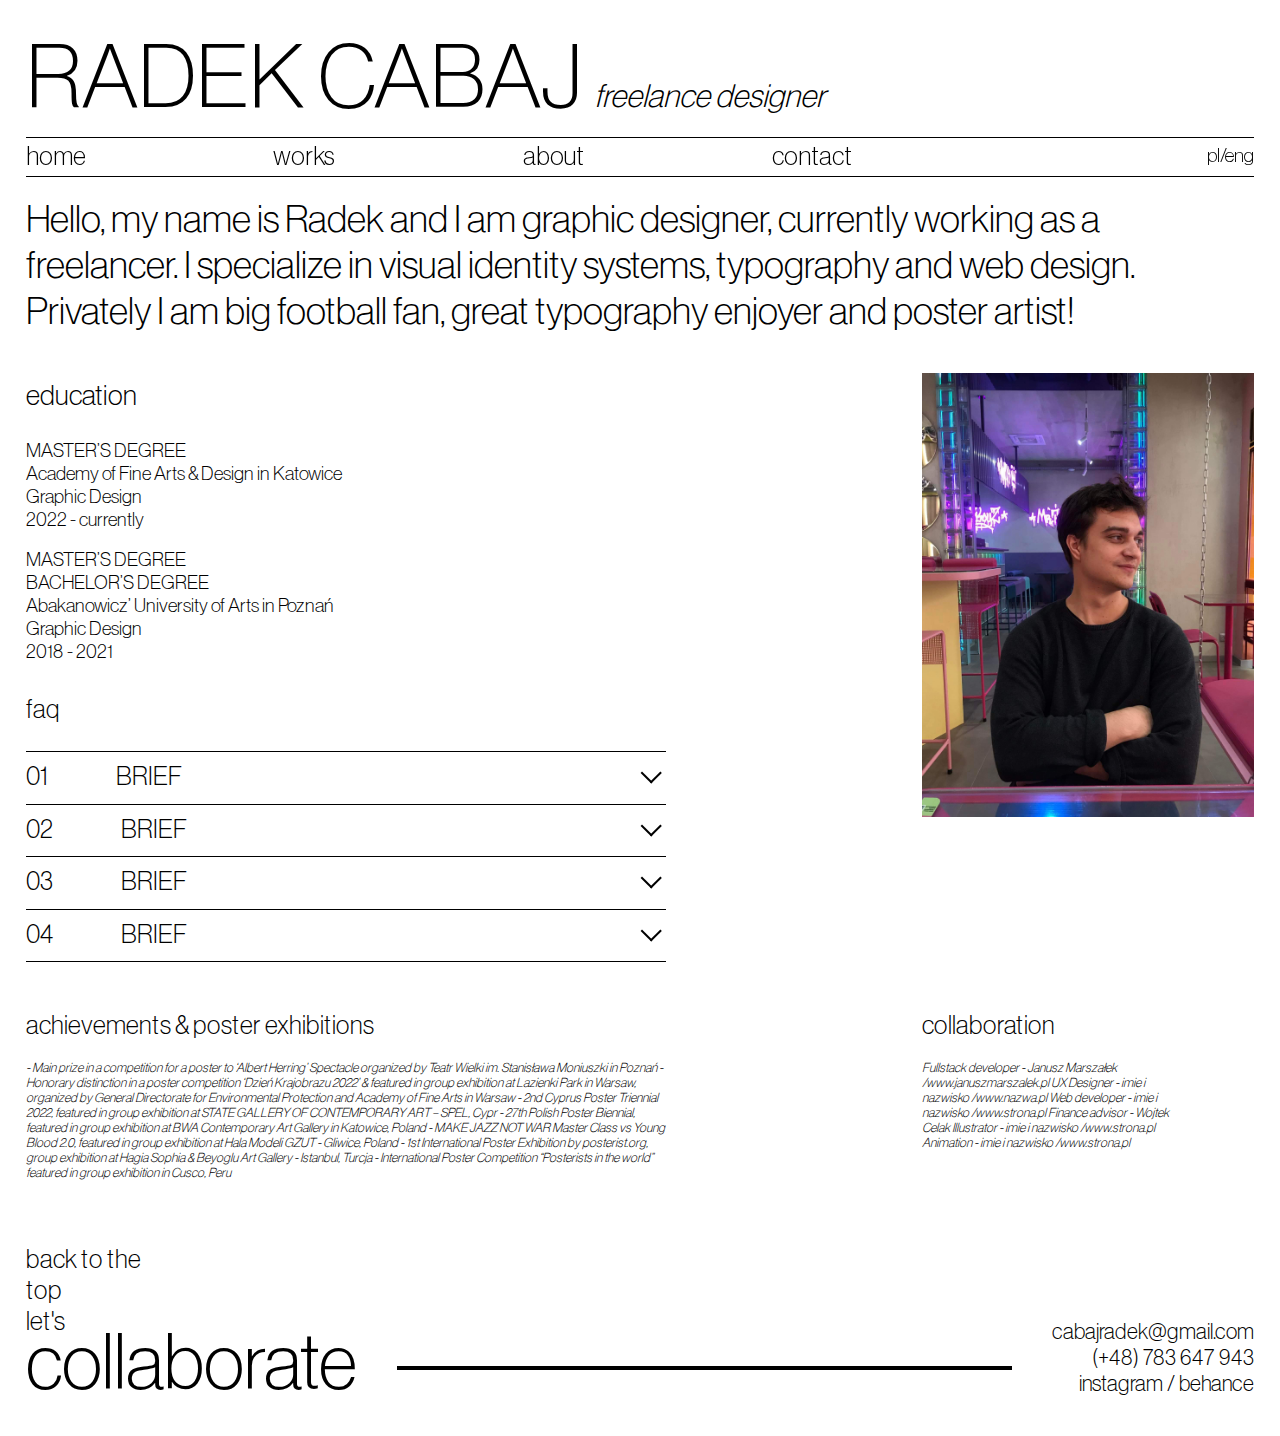
<file: about.html>
<!DOCTYPE html>
<html>
    <head>
        <link rel="stylesheet" type="text/css" href="about.css">
        <meta name="viewport" content="width=device-width, initial-scale=1.0">
    </head>
    <body>
        <div id="top-bar">
            <div id="title">
                <div id="name">RADEK CABAJ</div>
                <div id="freelance">freelance designer</div>
            </div>
        </div>
        <div id="navbar-topbar">
            <div id="navbar">
                <div id="navbar-left">
                    <div id="navbar-el"><a href="index.html" id="href-normal-text">home</a></div>
                    <div id="navbar-el">works</div>
                    <div id="navbar-el"><a href="about.html" id="href-normal-text">about</a></div>
                    <div id="navbar-el">contact</div>
                </div>
                <div id="navbar-right">
                    <div id="language">pl/eng</div>
                </div>
            </div>
        </div>
        <div id="content">
            <div id="short-description">Hello, my name is Radek and I am graphic designer, currently working as a freelancer. I specialize in visual identity systems, typography and web design. Privately I am big football fan, great typography enjoyer and poster artist!</div>
            <div id="split-content">
                <div id="content-left">
                    <div id="left-content-box"></div>
                        <div id="education">education</div>
                        <div id="study-road">MASTER’S DEGREE<br>Academy of Fine Arts & Design in Katowice<br>Graphic Design<br>2022 - currently</div>
                        <div id="study-road">MASTER’S DEGREE<br>BACHELOR’S DEGREE<br>Abakanowicz’ University of Arts in Poznań<br>Graphic Design<br>2018 - 2021</div>
                        <div id="faq">faq</div>
                        <div id="all-process">
                            <div id="content-with-invisible-text">
                                <div id="content-single-process">
                                    <div id="single-process">01 <span style="margin-left: 5vw;">BRIEF</span></div>
                                    <span onclick="invisibleText('invisible-text-one')" class="arrow is-bottom"></span>
                                </div>
                                <div id="invisible-text-one">Lorem Ipsum is simply dummy text of the printing and typesetting industry. Lorem Ipsum has </div>
                            </div>
                            <div id="content-with-invisible-text">
                                <div id="content-single-process">
                                    <div id="single-process">02 <span style="margin-left: 5vw;">BRIEF</span></div>
                                    <span onclick="invisibleText('invisible-text-two')" class="arrow is-bottom"></span>
                                </div>
                                <div id="invisible-text-two">Lorem Ipsum is simply dummy text of the printing and typesetting industry. Lorem Ipsum has </div>
                            </div>
                            <div id="content-with-invisible-text">
                                <div id="content-single-process">
                                    <div id="single-process">03 <span style="margin-left: 5vw;">BRIEF</span></div>
                                    <span onclick="invisibleText('invisible-text-three')" class="arrow is-bottom"></span>
                                </div>
                                <div id="invisible-text-three">Lorem Ipsum is simply dummy text of the printing and typesetting industry. Lorem Ipsum has </div>
                            </div>
                            <div id="content-with-invisible-text">
                                <div id="content-single-process" style="padding-bottom: 0.8vw; border-bottom:0.13vw solid black;">
                                    <div id="single-process">04 <span style="margin-left: 5vw;">BRIEF</span></div>
                                    <span onclick="invisibleText('invisible-text-four')" class="arrow is-bottom"></span>
                                </div>
                                <div id="invisible-text-four">Lorem Ipsum is simply dummy text of the printing and typesetting industry. Lorem Ipsum has </div>
                            </div>
                        </div>
                        </div>
                <div id="content-right">
                    <img id="radek-img" src="images/Radek.jpg" alt="Author's portrait">
                    
                </div>
            </div> 
            <div id="split-content" style="margin-top: 3vw;">
                <div id="content-left-bottom">
                    <div id="achievement">achievements & poster exhibitions</div>
                        <div id="achievement-description">- Main prize in a competition for a poster to ‘Albert Herring’ Spectacle organized by Teatr Wielki im. Stanisława Moniuszki in Poznań
                            - Honorary distinction in a poster competition ‘Dzień Krajobrazu 2022’ & featured in group exhibition at Lazienki Park in Warsaw, organized by General Directorate for Environmental Protection and Academy of Fine Arts in Warsaw
                            - 2nd Cyprus Poster Triennial 2022, featured in group exhibition at STATE GALLERY OF CONTEMPORARY ART – SPEL, Cypr
                            - 27th Polish Poster Biennial, featured in group exhibition at BWA Contemporary Art Gallery in Katowice, Poland
                            - MAKE JAZZ NOT WAR Master Class vs Young Blood 2.0, featured in group exhibition at Hala Modeli GZUT - Gliwice, Poland
                            - 1st International Poster Exhibition by posterist.org, group exhibition at Hagia Sophia & Beyoglu Art Gallery - Istanbul, Turcja
                            - International Poster Competition “Posterists in the world”  featured in group exhibition in Cusco, Peru</div>
                </div>
                <div id="content-right-bottom">
                    <div id="collaboration">collaboration</div>
                    <div id="collaboration-description">Fullstack developer - Janusz Marszałek /www.januszmarszalek.pl
                        UX Designer - imie i nazwisko /www.nazwa.pl
                        Web developer - imie i nazwisko /www.strona.pl
                        Finance advisor - Wojtek Celak 
                        Illustrator - imie i nazwisko /www.strona.pl
                        Animation - imie i nazwisko /www.strona.pl</div>
                </div>
            </div>
        </div>
    </body>
    <footer>
        <div id="back-to-top" onclick="goTop()">back to the top</div>
        <div style="font-size:2vw; margin-bottom: -1.5vw;">let's</div>
        <div id="collaborate-bar">
            <div id="collaborate-text">collaborate</div>
            <div class="bottom-arrow-line"></div>
            <!-- <div class="bottom-arrow is-bottom"></div> -->
            <div id="contact">
                <div>cabajradek@gmail.com</div>
                <div>(+48) 783 647 943</div>
                <div>instagram / behance</div>
            </div>
        </div>
    <script src="index.js"></script>
    </footer>
</html>
</file>
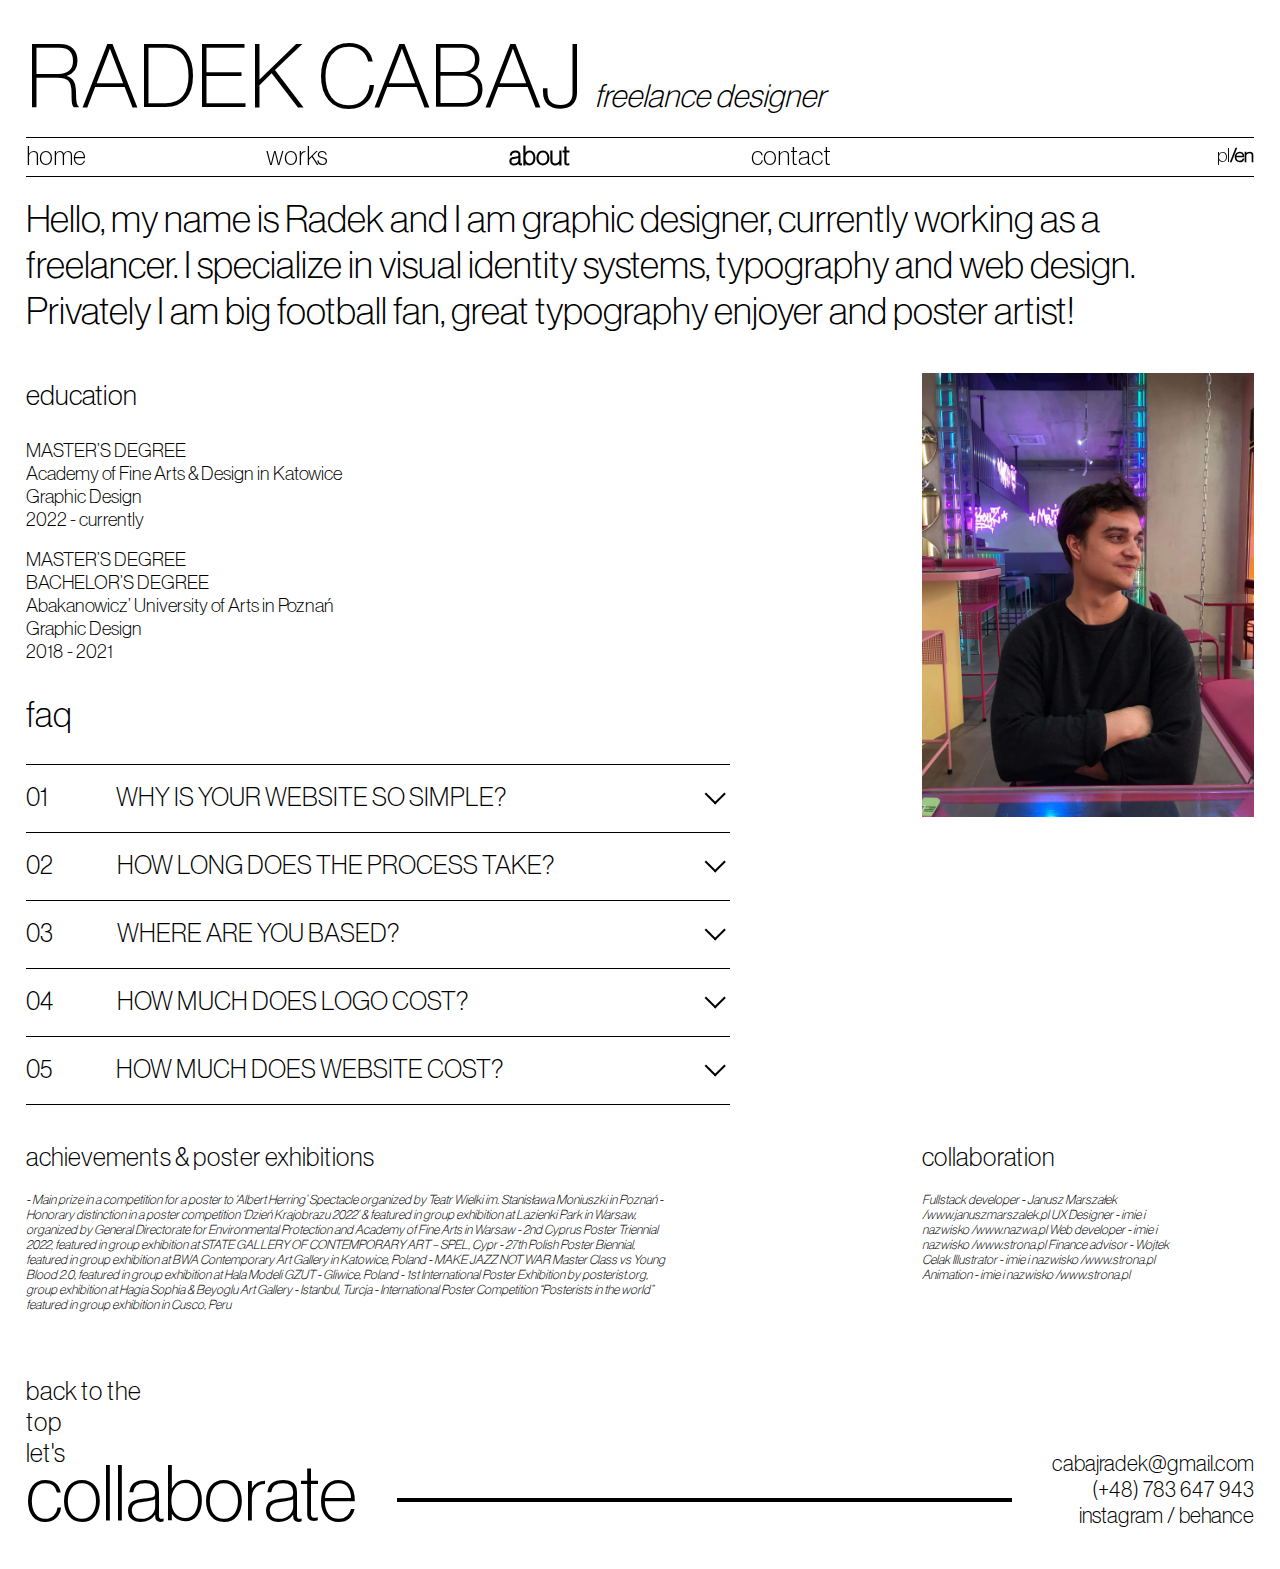
<file: htmlFiles/about.html>
<!DOCTYPE html>
<html>
    <head>
        <link rel="stylesheet" type="text/css" href="/cssFiles/about.css">
        <link rel="stylesheet" type="text/css" href="/cssFiles/BaseContent.css">
        <meta name="viewport" content="width=device-width, initial-scale=1.0">
    </head>
    <body>
        <div id="top-bar">
            <div id="title">
                <div id="name"><a href="/index.html" id="href-normal-text">RADEK CABAJ</a> </div>
                <div id="freelance">freelance designer</div>
            </div>
        </div>
        <div id="navbar-topbar">
            <div id="navbar">
                <div id="navbar-left">
                    <div id="navbar-el"><a href="/index.html" id="href-normal-text">home</a></div>
                    <div id="navbar-el"><a href="/htmlFiles/works.html" id="href-normal-text">works</a></div>
                    <div id="navbar-el"><a href="/htmlFiles/about.html" id="href-normal-text"><span style="font-weight: bold;">about</span></a></div>
                    <div id="navbar-el"><a href="/htmlFiles/contact.html" id="href-normal-text">contact</a></div>
                </div>
                <div id="navbar-right">
                    <div id="language">pl/eng</div>
                </div>
            </div>
        </div>
        <div id="content">
            <div id="short-description">Hello, my name is Radek and I am graphic designer, currently working as a freelancer. I specialize in visual identity systems, typography and web design. Privately I am big football fan, great typography enjoyer and poster artist!</div>
            <div id="split-content">
                <div id="content-left">
                    <div id="left-content-box"></div>
                        <div id="education">education</div>
                        <div id="study-road">MASTER’S DEGREE<br>Academy of Fine Arts & Design in Katowice<br>Graphic Design<br>2022 - currently</div>
                        <div id="study-road">MASTER’S DEGREE<br>BACHELOR’S DEGREE<br>Abakanowicz’ University of Arts in Poznań<br>Graphic Design<br>2018 - 2021</div>
                        <div id="faq">faq</div>
                        <div id="all-process">
                            <div id="content-with-invisible-text">
                                <div id="content-single-process" style = "border-top: 0.13vw solid black; padding-top: 1.4vw;"">
                                    <div id="single-process" >01 <span style="margin-left: 5vw;" >WHY IS YOUR WEBSITE SO SIMPLE?</span></div>
                                    <span onclick="invisibleText('invisible-text-one')" class="arrow is-bottom"></span>
                                </div>
                                <div id="invisible-text-one">Lorem Ipsum is simply dummy text of the printing and typesetting industry. Lorem Ipsum has </div>
                            </div>
                            <div id="content-with-invisible-text">
                                <div id="content-single-process">
                                    <div id="single-process">02 <span style="margin-left: 4.7vw;">HOW LONG DOES THE PROCESS TAKE?</span></div>
                                    <span onclick="invisibleText('invisible-text-two')" class="arrow is-bottom"></span>
                                </div>
                                <div id="invisible-text-two">Lorem Ipsum is simply dummy text of the printing and typesetting industry. Lorem Ipsum has </div>
                            </div>
                            <div id="content-with-invisible-text">
                                <div id="content-single-process">
                                    <div id="single-process">03 <span style="margin-left: 4.7vw;">WHERE ARE YOU BASED?</span></div>
                                    <span onclick="invisibleText('invisible-text-three')" class="arrow is-bottom"></span>
                                </div>
                                <div id="invisible-text-three">Lorem Ipsum is simply dummy text of the printing and typesetting industry. Lorem Ipsum has </div>
                            </div>
                            <div id="content-with-invisible-text">
                                <div id="content-single-process" >
                                    <div id="single-process">04 <span style="margin-left: 4.7vw;">HOW MUCH DOES LOGO COST?</span></div>
                                    <span onclick="invisibleText('invisible-text-four')" class="arrow is-bottom"></span>
                                </div>
                                <div id="invisible-text-four">Lorem Ipsum is simply dummy text of the printing and typesetting industry. Lorem Ipsum has </div>
                            </div>
                            <div id="content-with-invisible-text">
                                <div id="content-single-process" >
                                    <div id="single-process">05 <span style="margin-left: 4.7vw;">HOW MUCH DOES WEBSITE COST?</span></div>
                                    <span onclick="invisibleText('invisible-text-five')" class="arrow is-bottom"></span>
                                </div>
                                <div id="invisible-text-five">Lorem Ipsum is simply dummy text of the printing and typesetting industry. Lorem Ipsum has </div>
                            </div>
                        </div>
                    </div>
                <div id="content-right">
                    <img id="radek-img" src="/images/Radek.jpg" alt="Author's portrait">
                    
                </div>
            </div> 
            <div id="split-content" style="margin-top: 3vw;">
                <div id="content-left-bottom">
                    <div id="achievement">achievements & poster exhibitions</div>
                        <div id="achievement-description">- Main prize in a competition for a poster to ‘Albert Herring’ Spectacle organized by Teatr Wielki im. Stanisława Moniuszki in Poznań
                            - Honorary distinction in a poster competition ‘Dzień Krajobrazu 2022’ & featured in group exhibition at Lazienki Park in Warsaw, organized by General Directorate for Environmental Protection and Academy of Fine Arts in Warsaw
                            - 2nd Cyprus Poster Triennial 2022, featured in group exhibition at STATE GALLERY OF CONTEMPORARY ART – SPEL, Cypr
                            - 27th Polish Poster Biennial, featured in group exhibition at BWA Contemporary Art Gallery in Katowice, Poland
                            - MAKE JAZZ NOT WAR Master Class vs Young Blood 2.0, featured in group exhibition at Hala Modeli GZUT - Gliwice, Poland
                            - 1st International Poster Exhibition by posterist.org, group exhibition at Hagia Sophia & Beyoglu Art Gallery - Istanbul, Turcja
                            - International Poster Competition “Posterists in the world”  featured in group exhibition in Cusco, Peru</div>
                </div>
                <div id="content-right-bottom">
                    <div id="collaboration">collaboration</div>
                    <div id="collaboration-description">Fullstack developer - Janusz Marszałek /www.januszmarszalek.pl
                        UX Designer - imie i nazwisko /www.nazwa.pl
                        Web developer - imie i nazwisko /www.strona.pl
                        Finance advisor - Wojtek Celak 
                        Illustrator - imie i nazwisko /www.strona.pl
                        Animation - imie i nazwisko /www.strona.pl</div>
                </div>
            </div>
        </div>
    </body>
    <footer>
        <div id="back-to-top" onclick="goTop()">back to the top</div>
        <div style="font-size:2vw; margin-bottom: -1.5vw;">let's</div>
        <div id="collaborate-bar">
            <div id="collaborate-text">collaborate</div>
            <div class="bottom-arrow-line"></div>
            <div id="contact">
                <div>cabajradek@gmail.com</div>
                <div>(+48) 783 647 943</div>
                <div>instagram / behance</div>
            </div>
        </div>
    <script src="/scripts/index.js"></script>
    </footer>
</html>
</file>
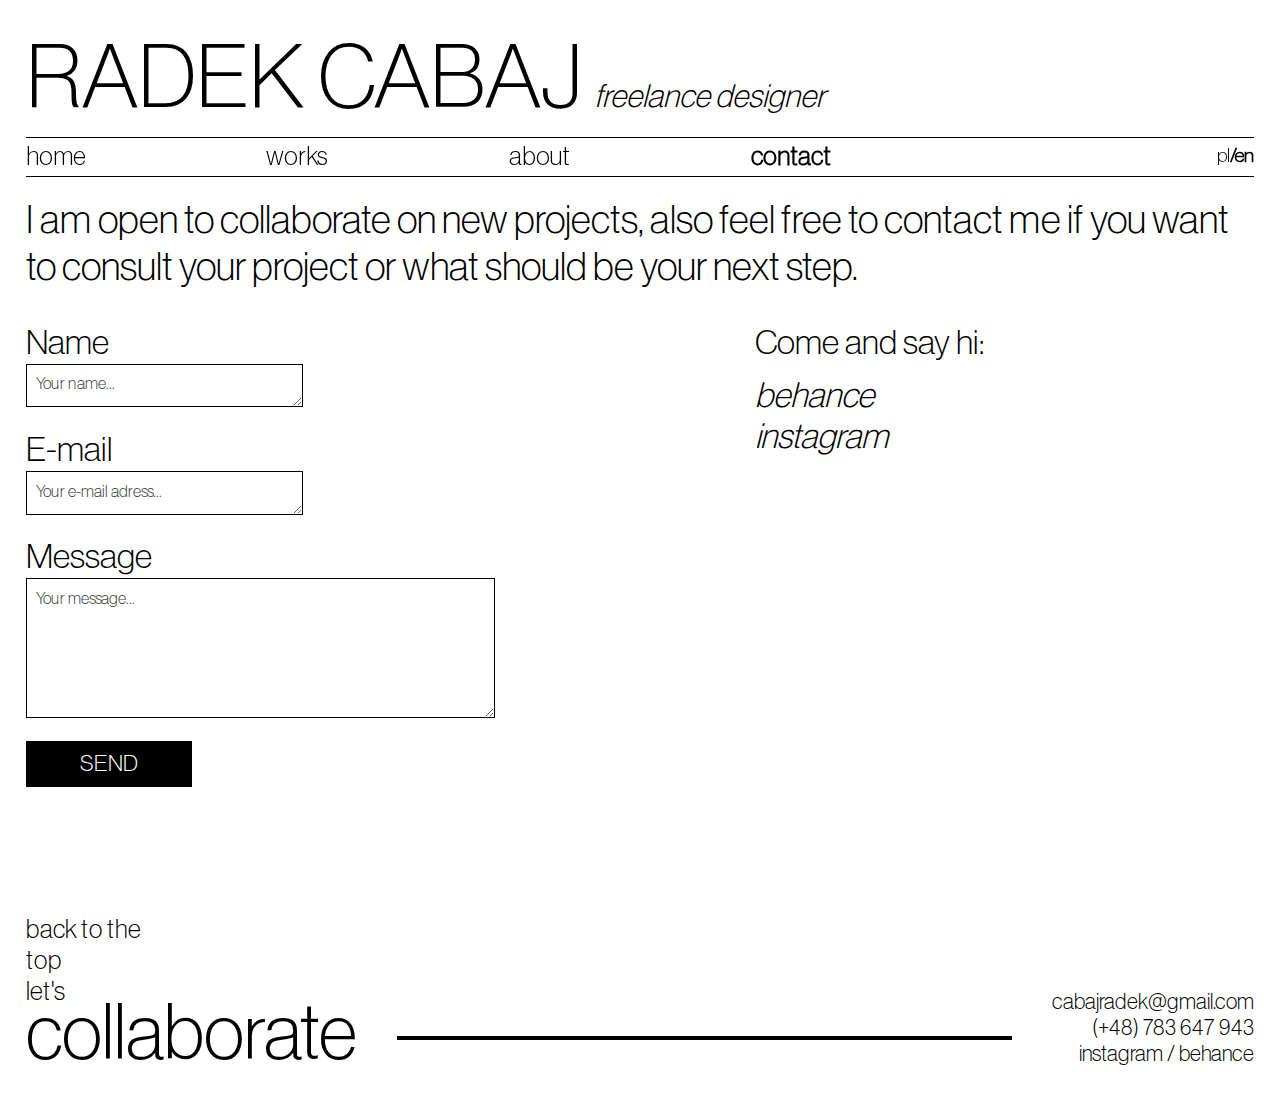
<file: htmlFiles/contact.html>
<!DOCTYPE html>
<html>
    <head>
        <link rel="stylesheet" type="text/css" href="/cssFiles/BaseContent.css">
        <link rel="stylesheet" type="text/css" href="/cssFiles/contact.css">
        <meta name="viewport" content="width=device-width, initial-scale=1.0">
    </head>
    <body>
        <div id="top-bar">
            <div id="title">
                <div id="name"><a href="/index.html" id="href-normal-text">RADEK CABAJ</a> </div>
                <div id="freelance">freelance designer</div>
            </div>
        </div>
        <div id="navbar-topbar">
            <div id="navbar">
                <div id="navbar-left">
                    <div id="navbar-el"><a href="/index.html" id="href-normal-text">home</a></div>
                    <div id="navbar-el"><a href="/htmlFiles/works.html" id="href-normal-text">works</a></div>
                    <div id="navbar-el"><a href="/htmlFiles/about.html" id="href-normal-text">about</a></div>
                    <div id="navbar-el"><a href="/htmlFiles/contact.html" id="href-normal-text"><span style="font-weight: bold;">contact</span></a></div>
                </div>
                <div id="navbar-right">
                    <div id="language"></div>
                </div>
            </div>
        </div>
        <div id="content">
            <div id="short-description">I am open to collaborate on new projects, also feel free to contact me if you want to consult your project or what should be your next step.</div>
            <div id="forms-and-info">
                <div id="forms">
                    <form action="https://formsubmit.co/luciddreammer@gmail.com" method="POST" >
                        <div >Name</div>
                        <textarea type="text" name="name" class="noSelect" id="single-form" placeholder="Your name..."></textarea>
                        <div >E-mail</div>
                        <textarea type="text" name="email" class="noSelect" id="single-form" placeholder="Your e-mail adress..."></textarea>
                        <div>Message</div>
                        <textarea type="text" name="message" class="noSelect" id="single-form-third" placeholder="Your message..."></textarea>
                        <span style="display: flex;"><button type="submit" id="custom-btn">SEND</button></span>
                    </form>
                </div>
                <div id="info">
                    <div>
                        Come and say hi:   
                    </div>
                    <div style="font-style: italic; margin-top: 1vw;"><a href="https://www.behance.net/radekcabaj" style="text-decoration: none; color: black;" target="_blank">behance</a><br><a href="https://www.instagram.com/radekcabaj/" style="text-decoration: none; color: black;" target="_blank" >instagram</a></div>
                </div>
            </div>

        </div>
    </body>
    <footer>
        <div id="back-to-top" onclick="goTop()">back to the top</div>
        <div style="font-size:2vw; margin-bottom: -1.5vw;">let's</div>
        <div id="collaborate-bar">
            <div id="collaborate-text">collaborate</div>
            <div class="bottom-arrow-line"></div>
            <div id="contact">
                <div>cabajradek@gmail.com</div>
                <div>(+48) 783 647 943</div>
                <div>instagram / behance</div>
            </div>
        </div>
    <script src="/scripts/index.js"></script>
    </footer>
</html>
</file>
<file: about.css>
@font-face {
     font-family: grotesk;
    src: url("FontThin.ttf");
  }
body {
    margin:2vw;
    font-family: grotesk;
     
}

footer {
     
}

#href-normal-text {
    color: black;
    text-decoration: none;
}

#title {
    display: flex;
    margin-bottom: -0.5vw;
}

#name {
     
    font-size: 7vw;
    margin-right: 1vw;
}

#freelance {
    display: flex;
    flex-direction: row;
    align-items: flex-end;
     
    font-size: 2.5vw;
    font-style: italic;
    padding-bottom: 1.3vw;
}

#navbar-left {
    display: flex;
    justify-content: space-between;
    align-items: stretch;
}

#language {
    margin-top: 0.22vw;
}

#navbar-right {
     
    display: flex;
    justify-content: right;
    font-size: 1.5vw;

}

#navbar {
    border-top: 0.145vw solid black;
    border-bottom: 0.145vw solid black;
    display: grid;
    grid-template-columns: 2.05fr 1fr;
    position: sticky;
    width: 100%;
    top: 40vw;
    background-color: white;
    padding-top: 0.3vw;
    padding-bottom: 0.3vw;
}

#navbar-topbar {
    position: sticky;
    top: 0vw;
    background-color: white;
    height: 4vw;
    width: 100%;

}

#navbar-el {
     
    font-size: 2vw;
}



/* /////////////// */
/* Content of Page */

#content {
    margin-top: 1.5vw;
}

#short-description {
     
    font-size: 3vw;
}

#split-content {
    display: flex;
    flex-direction: row;
    justify-content: space-between;
}

#education {
     
    font-size: 2.2vw;
    margin-top: 3.5vw;
    margin-bottom: 2vw;
}

#study-road {
     
    font-size: 1.5vw;
    margin-bottom: 1.3vw;
}

#radek-img {
    margin-top: 3vw;
    width: 26vw;
}

#faq {
    margin-top: 2.5vw;
     
    font-size: 2vw;
    margin-bottom: 2vw;
}

#all-process {
     
    font-size: 2vw;
    display: flex;
    flex-direction: column;
}

#invisible-text-one, #invisible-text-two, #invisible-text-three, #invisible-text-four {
    /* visibility: visible; */
    display: none;
     
    max-width: 45vw;
    margin-left: 2vw;
}

  #content-single-process {
    display: flex;
    flex-direction: row;
    justify-content: space-between;
    /* padding-top: 0.8vw; */
    /* padding-bottom: 0.8vw; */
  }

  #content-with-invisible-text {
    padding-top: 0.8vw;
    padding-bottom: 0.8vw;
    border-top: 0.13vw solid black;
    width: 50vw;
  }

  #achievement {
    font-size: 2vw;
    /* margin-top: 2vw; */
    margin-bottom: 1.5vw;
  }

  #achievement-description {
    font-size: 1vw;
    font-style: italic;
    max-width: 50vw;
    margin-bottom: 5vw;
  }

  #content-right-bottom {
    width: 26vw;
  }

  #collaboration {
    font-size: 2vw;
    /* margin-top: 20vw; */
    /* justify-content: center; */
    margin-bottom: 1.5vw;
  }

  #collaboration-description {
    max-width: 20vw;
    font-size: 1vw;
    font-style: italic;
  }

  /* /////////////// */
  /* Footer */
  .arrow {
    margin-left: 10vw;
    margin-right: 2.3vw;
    cursor: pointer;
  }
  .arrow::after {
    border-bottom-style: solid;
    border-bottom-width: 0.2vw;
    border-right-style: solid;
    border-right-width: 0.2vw;
    content: "";
    display: inline-block;
    position: absolute;
    bottom: 1.7vw;
    height: 1vw;
    width: 1vw;
  }
  .arrow.arrow-bar::before {
    transform: rotate(-45deg);
  }
  .arrow.is-bottom {
    transform: rotate(45deg);
  }

  #collaborate-bar {
    display: flex;
    flex-direction: row;
    justify-content: space-between;
}

#collaborate-text {
    font-size: 6vw;
}

#contact {
    text-align: right;
    font-size: 1.7vw;
}

#back-to-top {
    max-width: 12vw;
    font-size:2vw;
}

#back-to-top:hover {
    cursor: pointer;
}


  
  .bottom-arrow-line {
    margin-top: 3.7vw;
    width: 48vw;
    background: black;
    height: 0.3vw;
  }

  /* .bottom-arrow {
    margin-left: 79.8vw;
    position: absolute;
    display: flex;
    width: 48vw;
  }
  .bottom-arrow::after {
    border-bottom-style: solid;
    border-bottom-width: 0.3vw;
    border-right-style: solid;
    border-right-width: 0.3vw;
    content: "";
    position: absolute;
    height: 2vw;
    width: 2vw;
    top: -18.62vw;
  }
  .bottom-arrow.is-bottom {
    transform: rotate(-45deg);
  } */
</file>
<file: cssFiles/about.css>
/* /////////////// */
/* Content of Page */

#content {
    margin-top: 1.5vw;
}

#short-description {
     
    font-size: 3vw;
}

#split-content {
    display: flex;
    flex-direction: row;
    justify-content: space-between;
}

#education {
    font-size: 2.2vw;
    margin-top: 3.5vw;
    margin-bottom: 2vw;
}

#study-road {
     
    font-size: 1.5vw;
    margin-bottom: 1.3vw;
}

#radek-img {
    margin-top: 3vw;
    width: 26vw;
}

#faq {
    margin-top: 2.5vw;
    font-size: 2.8vw;
    margin-bottom: 0.7vw;
}

#all-process {
  font-family: grotesk;
  font-size: 2vw;
  display: flex;
  flex-direction: column;
}

#invisible-text-one, #invisible-text-two, #invisible-text-three, #invisible-text-four, #invisible-text-five {
  /* visibility: visible; */
  display: none;
  font-family: grotesk;
  max-width: 55vw;
  margin-left: 2vw;
}

#content-single-process {
  display: flex;
  flex-direction: row;
  justify-content: space-between;
  /* padding-top: 0.8vw; */
  /* padding-bottom: 0.8vw; */
}

#content-with-invisible-text {
  padding-top: 1.4vw;
  padding-bottom: 1.4vw;
  border-bottom: 0.13vw solid black;
  width: 55vw;
}

  #achievement {
    font-size: 2vw;
    /* margin-top: 2vw; */
    margin-bottom: 1.5vw;
  }

  #achievement-description {
    font-size: 1vw;
    font-style: italic;
    max-width: 50vw;
    margin-bottom: 5vw;
  }

  #content-right-bottom {
    width: 26vw;
  }

  #collaboration {
    font-size: 2vw;
    /* margin-top: 20vw; */
    /* justify-content: center; */
    margin-bottom: 1.5vw;
  }

  #collaboration-description {
    max-width: 20vw;
    font-size: 1vw;
    font-style: italic;
  }

  .arrow {
    margin-left: 10vw;
    margin-right: 2.3vw;
    cursor: pointer;
  }
  .arrow::after {
    border-bottom-style: solid;
    border-bottom-width: 0.2vw;
    border-right-style: solid;
    border-right-width: 0.2vw;
    content: "";
    display: inline-block;
    position: absolute;
    bottom: 1.7vw;
    height: 1vw;
    width: 1vw;
  }
  .arrow.arrow-bar::before {
    transform: rotate(-45deg);
  }
  .arrow.is-bottom {
    transform: rotate(45deg);
  }
</file>
<file: cssFiles/BaseContent.css>
@font-face {
    font-family: grotesk;
    src: url("/fonts/FontThin.ttf");
  }

body {
    margin:2vw;
    font-family: grotesk;
}

#href-normal-text {
    color: black;
    text-decoration: none;
}

#title {
    display: flex;
    margin-bottom: -0.5vw;
}

#name {
    font-family: grotesk;
    font-size: 7vw;
    margin-right: 1vw;
}

#freelance {
    display: flex;
    flex-direction: row;
    align-items: flex-end;
    font-family: grotesk;
    font-size: 2.5vw;
    font-style: italic;
    padding-bottom: 1.3vw;
}

#navbar-left {
    display: flex;
    justify-content: space-between;
    align-items: stretch;
}

#language {
    margin-top: 0.22vw;
}

#navbar-right {
    font-family: grotesk;
    display: flex;
    justify-content: right;
    font-size: 1.5vw;

}

#navbar {
    border-top: 0.145vw solid black;
    border-bottom: 0.145vw solid black;
    display: grid;
    grid-template-columns: 1.9fr 1fr;
    position: sticky;
    width: 100%;
    top: 40vw;
    background-color: white;
    padding-top: 0.3vw;
    padding-bottom: 0.3vw;
}

#navbar-topbar {
    position: sticky;
    top: 0vw;
    background-color: white;
    height: 4vw;
    width: 100%;
    z-index: 10;

}

#navbar-el {
    font-family: grotesk;
    font-size: 2vw;
}
  /* Footer */
  

  #collaborate-bar {
    display: flex;
    flex-direction: row;
    justify-content: space-between;
}

#collaborate-text {
    font-size: 6vw;
}

#contact {
    text-align: right;
    font-size: 1.7vw;
}

#back-to-top {
    max-width: 12vw;
    font-size:2vw;
}

#back-to-top:hover {
    cursor: pointer;
}

  /* Arrows */

  .bottom-arrow-line {
    margin-top: 3.7vw;
    width: 48vw;
    background: black;
    height: 0.3vw;
  }
</file>
<file: cssFiles/contact.css>
#content {
    margin-top: 1.5vw;
}

#short-description {
    font-family: grotesk;
    font-size: 3.1vw;
    margin-bottom: 2.5vw;
}

#forms-and-info {
    display: flex;
    flex-direction: row;
    justify-content: space-between;
}

#info {
    width: 39vw;
    font-size: 2.7vw;
}

#forms {
    font-size: 2.7vw;
    display: flex;
    flex-direction: column;
}

#single-form {
    border: 0.14vw solid black;
    margin-bottom: 1vw;
    padding: 0.75vw 0.75vw 0 0.75vw;
    font-size: 1.5vw;
    font-family: grotesk;
    width: 20vw;
    height: 2.5vw
}

.noSelect {
    -webkit-tap-highlight-color: transparent;
    -webkit-touch-callout: none;
    -webkit-user-select: none;
    -khtml-user-select: none;
    -moz-user-select: none;
    -ms-user-select: none;
    user-select: none;
}
.noSelect:focus {
    outline: none !important;
}

#single-form-third {
    border: 0.14vw solid black;
    margin-bottom: 1vw;
    padding: 0.75vw 0.75vw 0 0.75vw;
    font-size: 1.5vw;
    font-family: grotesk;
    width: 35vw;
    height: 10vw
}

#single-form::placeholder{
    font-family: grotesk;
    opacity: .8;
    color: black;
    font-size: 1.3vw;
}

#single-form-third::placeholder{
    font-family: grotesk;
    opacity: .8;
    color: black;
    font-size: 1.3vw;
}

#custom-btn {
    border: .7vw solid black;
    width: 13vw;
    text-align: center;
    color: white;
    background-color: black;
    font-size: 1.8vw;
    margin-bottom: 10vw;
    cursor: pointer;
    font-family: grotesk;
}

input[type=text] {
    word-wrap: break-word;
    word-break: break-all;
    height: 80px;
}
</file>
